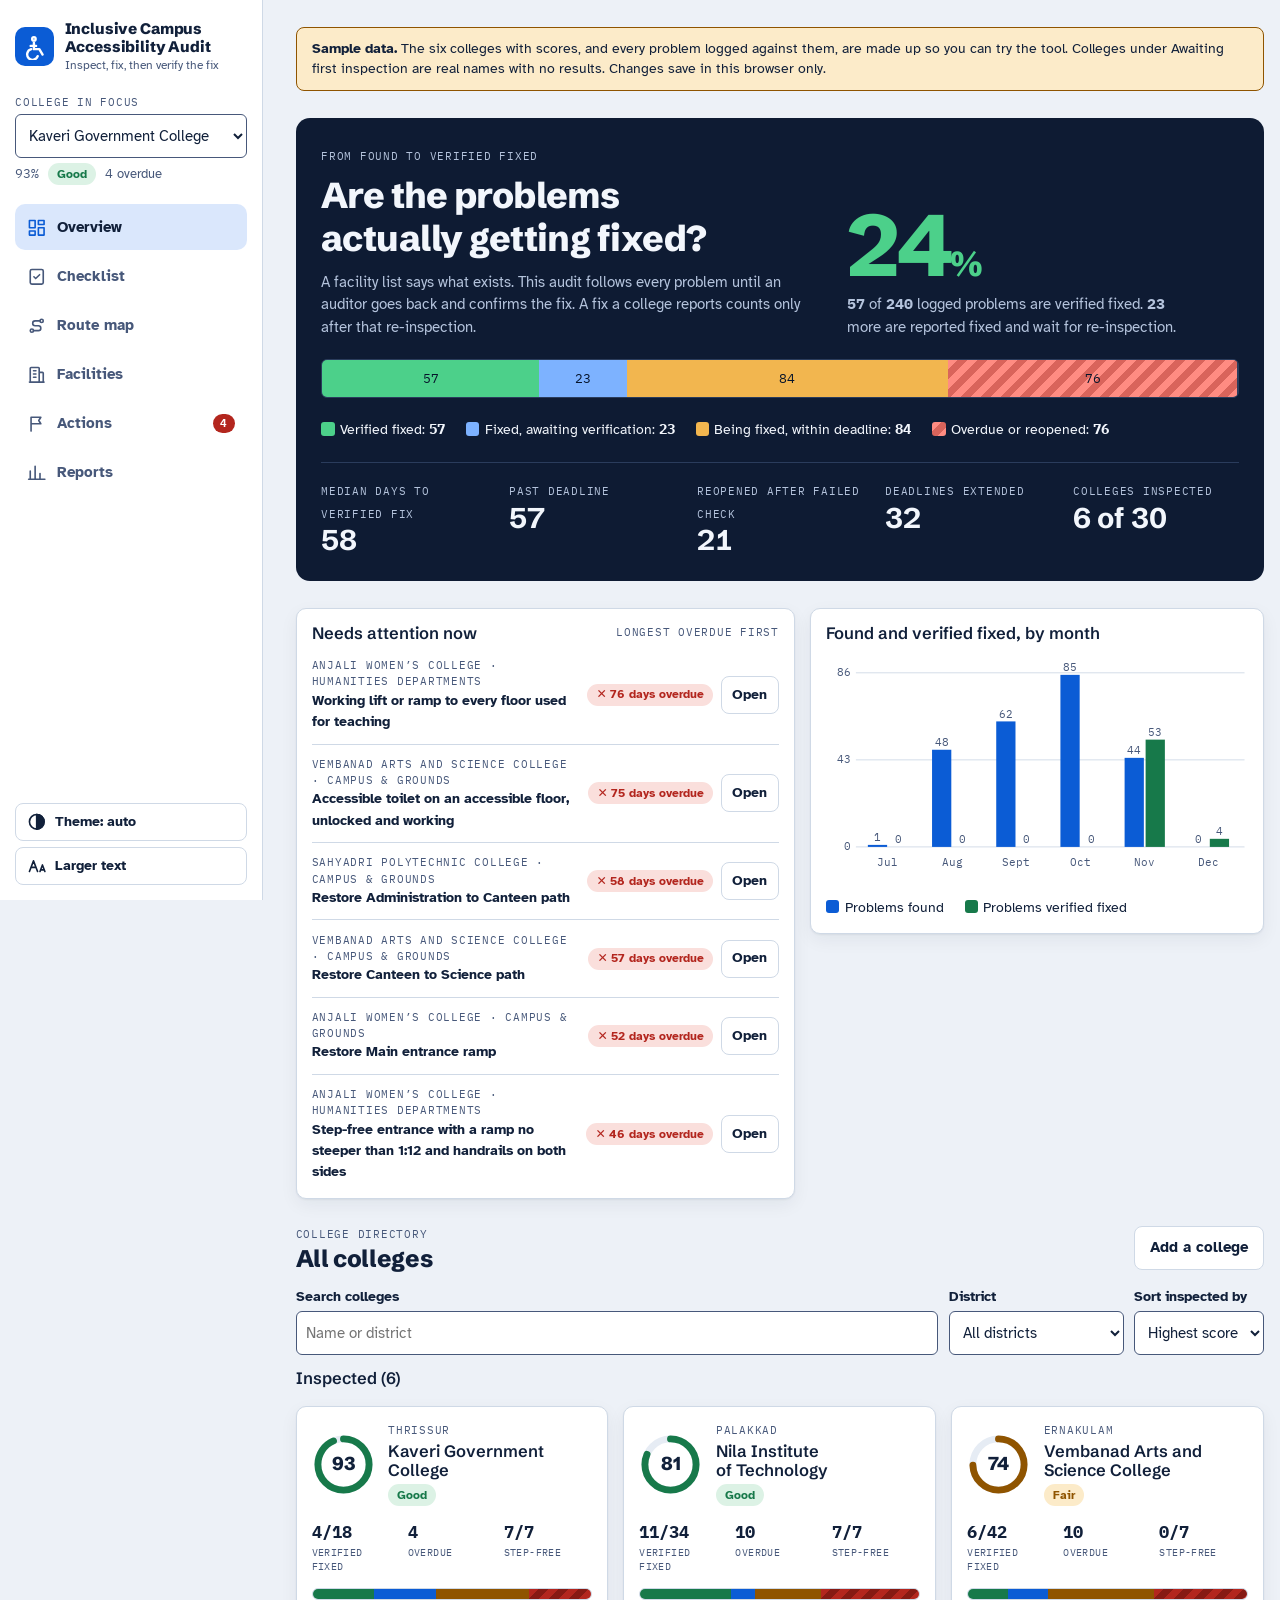
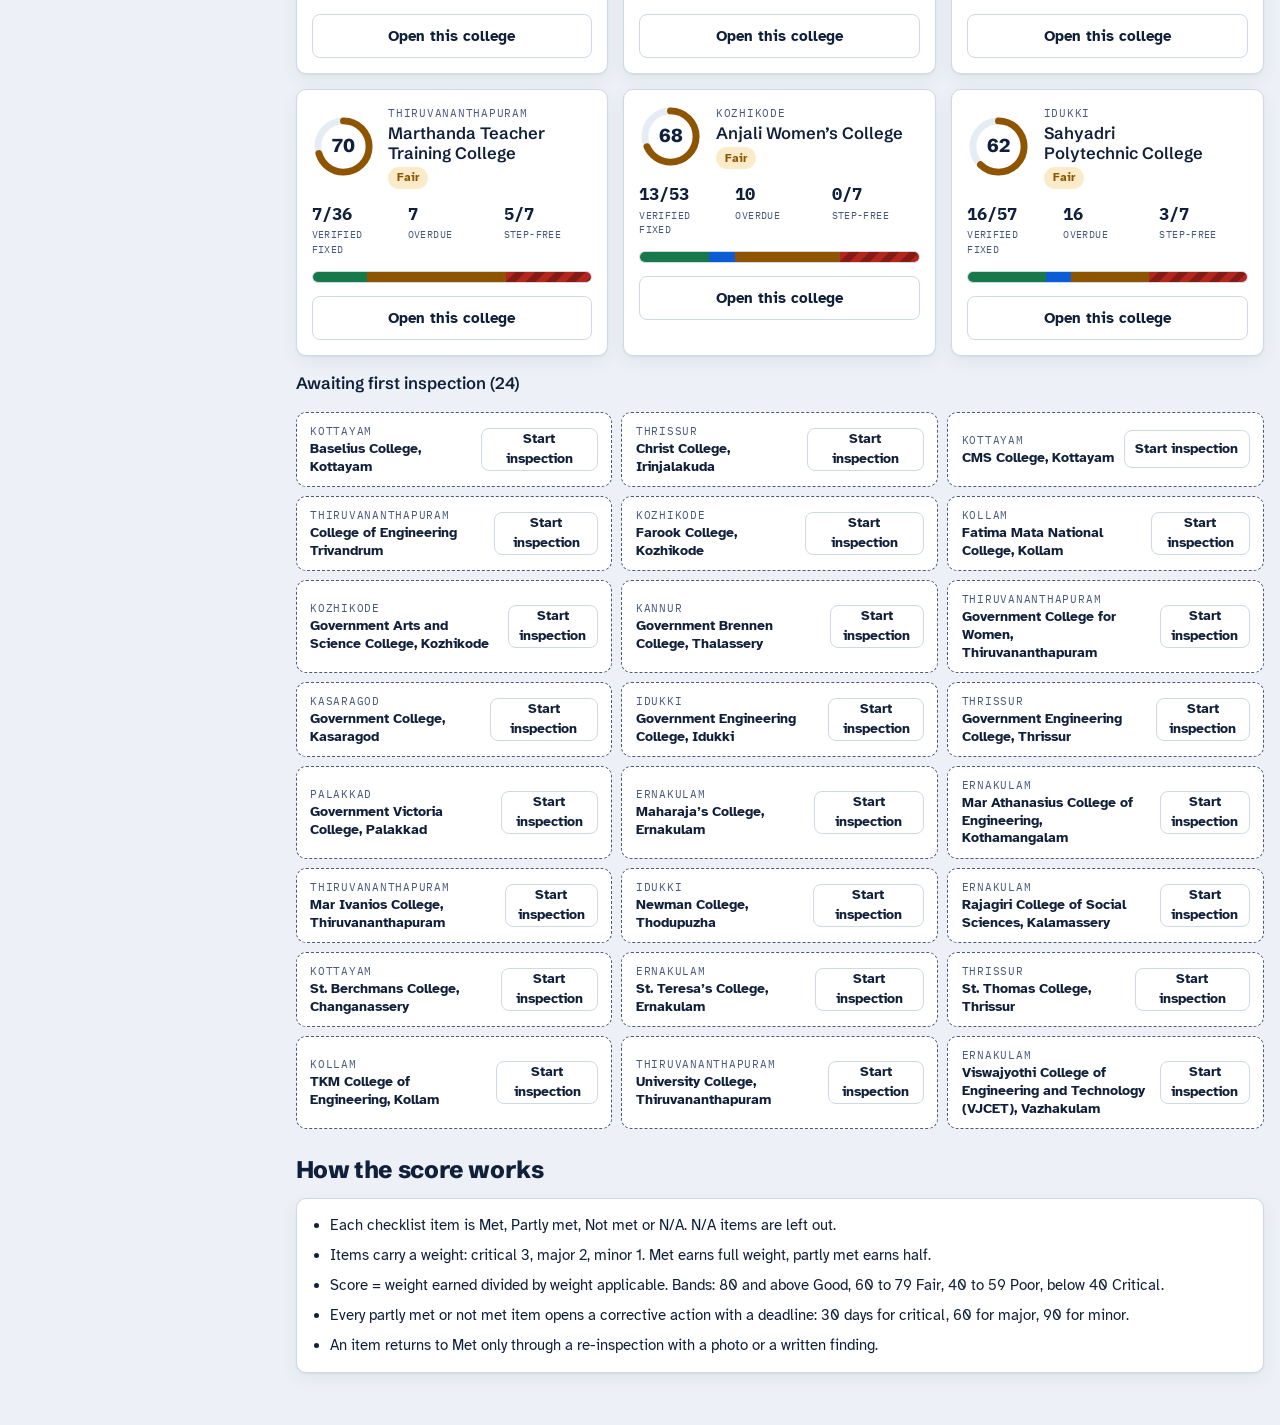
<file: index.html>
<!doctype html>
<html lang="en">
<head>
<meta charset="utf-8">
<meta name="viewport" content="width=device-width, initial-scale=1, viewport-fit=cover">
<title>Inclusive Campus Accessibility Audit</title>
<link rel="preconnect" href="https://fonts.googleapis.com">
<link rel="preconnect" href="https://fonts.gstatic.com" crossorigin>
<link href="https://fonts.googleapis.com/css2?family=Atkinson+Hyperlegible:wght@400;700&family=IBM+Plex+Mono:wght@400;500&family=Schibsted+Grotesk:wght@600;800&display=swap" rel="stylesheet">
<link rel="stylesheet" href="styles.css">
</head>
<body>
<svg width="0" height="0" style="position:absolute" aria-hidden="true" focusable="false">
  <symbol id="i-overview" viewBox="0 0 24 24"><path d="M3 3h7v9H3zM14 3h7v5h-7zM14 12h7v9h-7zM3 16h7v5H3z"/></symbol>
  <symbol id="i-audit" viewBox="0 0 24 24"><rect x="4" y="3" width="16" height="18" rx="2"/><path d="M8.5 12l2.2 2.2L15.5 9.5"/></symbol>
  <symbol id="i-map" viewBox="0 0 24 24"><circle cx="6" cy="18" r="2"/><circle cx="18" cy="6" r="2"/><path d="M8 18h6a3 3 0 0 0 0-6h-4a3 3 0 0 1 0-6h6"/></symbol>
  <symbol id="i-facilities" viewBox="0 0 24 24"><path d="M4 21V4a1 1 0 0 1 1-1h9a1 1 0 0 1 1 1v17M15 9h4a1 1 0 0 1 1 1v11M3 21h18M8 7h3M8 11h3M8 15h3"/></symbol>
  <symbol id="i-actions" viewBox="0 0 24 24"><path d="M5 21V4M5 4h12l-2.5 4L17 12H5"/></symbol>
  <symbol id="i-reports" viewBox="0 0 24 24"><path d="M4 20V10M10 20V4M16 20v-7M2 20h20"/></symbol>
  <symbol id="i-theme" viewBox="0 0 24 24"><circle cx="12" cy="12" r="9"/><path d="M12 3v18" /><path d="M12 3a9 9 0 0 1 0 18z" fill="currentColor"/></symbol>
  <symbol id="i-text" viewBox="0 0 24 24"><path d="M3 19l5-13 5 13M5 14h6M16 19l3-8 3 8M17 17h4"/></symbol>
  <symbol id="i-search" viewBox="0 0 24 24"><circle cx="11" cy="11" r="7"/><path d="M20 20l-4-4"/></symbol>
</svg>
<a class="skip" href="#content">Skip to content</a>
<div class="shell">
  <aside class="side">
    <div class="top">
      <div class="brand">
        <span class="brand-mark" aria-hidden="true">
          <svg width="26" height="26" viewBox="0 0 24 24" fill="none" stroke="currentColor" stroke-width="2.2" stroke-linecap="round" stroke-linejoin="round"><circle cx="11" cy="4.5" r="1.6"/><path d="M11 8v6h5l3 5"/><path d="M8 11h5"/><path d="M8.5 14a5 5 0 1 0 6 6.5"/></svg>
        </span>
        <div><h1>Inclusive Campus Accessibility Audit</h1><p>Inspect, fix, then verify the fix</p></div>
      </div>
      <div class="tools">
        <button class="btn sm" type="button" id="themeBtn" data-act="theme" title="Change theme"><svg class="ic" aria-hidden="true"><use href="#i-theme"/></svg><span class="tt">Theme: auto</span></button>
        <button class="btn sm" type="button" id="sizeBtn" data-act="size" aria-pressed="false" title="Larger text"><svg class="ic" aria-hidden="true"><use href="#i-text"/></svg><span class="tt">Larger text</span></button>
      </div>
    </div>
    <div class="pick"><label class="lbl" for="collegeSel">College in focus</label><select id="collegeSel" data-chg="college"></select><div class="ctx" id="ctx"></div></div>
    <nav class="tabs" id="tabs" aria-label="Sections"></nav>
  </aside>
  <main class="main" id="content" tabindex="-1"><div id="app"></div></main>
</div>
<div id="toast" role="status" aria-live="polite" hidden></div>
<script src="app.js"></script>
</body>
</html>
</file>
<file: styles.css>
/* Layout: desktop has a fixed left rail (brand, college picker, section nav) and a wide content column.
   Phone collapses the rail into a top bar with a sticky scrolling tab strip.
   Overview leads with a dark "found to verified fixed" panel, then needs-attention and a searchable college directory.
   Fonts: Atkinson Hyperlegible for text (built for low-vision readers), Schibsted Grotesk for headings, Plex Mono for figures. */
:root{
  --bg:#EDF1F7; --surface:#FFFFFF; --surface-2:#E6ECF4; --ink:#11203A; --ink-2:#47587A; --line:#CFD9E6;
  --accent:#0B5CD5; --accent-ink:#FFFFFF; --accent-soft:#DAE7FC;
  --ok:#17794A; --ok-soft:#DCF2E5; --warn:#8F5400; --warn-soft:#FCEBC9; --bad:#B3261E; --bad-soft:#FADFDC; --bad-hatch:#861A14;
  --na:#55627A; --na-soft:#E3E8F0; --on-fill:#FFFFFF; --focus:#0B5CD5;
  --hero-bg:#0E1B33; --hero-ink:#F2F6FC; --hero-ink2:#B4C3DC; --hero-line:#2A3C5C;
  --h-ok:#4CD08A; --h-acc:#7DB2FF; --h-warn:#F2B64F; --h-bad:#FF8C82; --h-bad2:#D9645B; --h-on:#06142B;
  --sh:0 1px 2px rgba(17,32,58,.06),0 6px 18px rgba(17,32,58,.06);
  --f-display:'Schibsted Grotesk','Atkinson Hyperlegible',system-ui,sans-serif;
  --f-body:'Atkinson Hyperlegible',system-ui,-apple-system,'Segoe UI',sans-serif;
  --f-mono:'IBM Plex Mono',ui-monospace,Menlo,monospace;
}
@media (prefers-color-scheme: dark){
  :root:not([data-theme="light"]){
    --bg:#0B1322; --surface:#131E33; --surface-2:#1A2A46; --ink:#E7EEF9; --ink-2:#9DB0CE; --line:#2A3C5C;
    --accent:#6FA9FF; --accent-ink:#06142B; --accent-soft:#1B3459;
    --ok:#62D393; --ok-soft:#12372A; --warn:#F2B64F; --warn-soft:#3B2E10; --bad:#FF8C82; --bad-soft:#431A1C; --bad-hatch:#D9645B;
    --na:#9CA9BF; --na-soft:#222F46; --on-fill:#06142B; --focus:#8DBAFF;
    --hero-bg:#16284A; --hero-line:#2F4670; --sh:0 0 0 1px rgba(255,255,255,.04); color-scheme:dark;
  }
}
:root[data-theme="dark"]{
  --bg:#0B1322; --surface:#131E33; --surface-2:#1A2A46; --ink:#E7EEF9; --ink-2:#9DB0CE; --line:#2A3C5C;
  --accent:#6FA9FF; --accent-ink:#06142B; --accent-soft:#1B3459;
  --ok:#62D393; --ok-soft:#12372A; --warn:#F2B64F; --warn-soft:#3B2E10; --bad:#FF8C82; --bad-soft:#431A1C; --bad-hatch:#D9645B;
  --na:#9CA9BF; --na-soft:#222F46; --on-fill:#06142B; --focus:#8DBAFF;
  --hero-bg:#16284A; --hero-line:#2F4670; --sh:0 0 0 1px rgba(255,255,255,.04); color-scheme:dark;
}
*{box-sizing:border-box}
html{font-size:15px}
:root[data-size="large"]{font-size:19px}
body{background:var(--bg);color:var(--ink);font-family:var(--f-body);font-size:1rem;line-height:1.5;margin:0}
body::before{content:"";position:fixed;inset:0 0 auto;height:env(safe-area-inset-top,0px);z-index:30;background:var(--surface)}
h1,h2,h3,h4{font-family:var(--f-display);line-height:1.2;margin:0;text-wrap:balance}
h2{font-size:1.6rem;font-weight:800;letter-spacing:-.015em}
h3{font-size:1.1rem;font-weight:600}
h4{font-size:.95rem;font-weight:600}
p{margin:0}
a{color:var(--accent)}
:focus-visible{outline:3px solid var(--focus);outline-offset:2px;border-radius:4px}
.skip{position:absolute;left:-999px;top:0;background:var(--accent);color:var(--accent-ink);padding:.6rem 1rem;z-index:50}
.skip:focus{left:8px;top:8px}
.mut{color:var(--ink-2)}
.mono{font-family:var(--f-mono);font-variant-numeric:tabular-nums}
.lbl{font-family:var(--f-mono);font-size:.72rem;letter-spacing:.07em;text-transform:uppercase;color:var(--ink-2)}
.ic{width:1.3rem;height:1.3rem;fill:none;stroke:currentColor;stroke-width:2;stroke-linecap:round;stroke-linejoin:round;flex:none}

/* shell */
.shell{display:grid;grid-template-columns:17.5rem minmax(0,1fr);min-height:100%}
.side{position:sticky;top:0;align-self:start;height:100vh;overflow-y:auto;background:var(--surface);border-right:1px solid var(--line);
  padding:1.3rem 1rem 1rem max(1rem,env(safe-area-inset-left,0px));display:flex;flex-direction:column;gap:1.3rem}
.top{display:contents}
.brand{display:flex;gap:.7rem;align-items:center;min-width:0;order:1}
.brand-mark{flex:none;width:2.6rem;height:2.6rem;border-radius:10px;background:var(--accent);color:var(--accent-ink);display:grid;place-items:center}
.brand h1{font-size:1.02rem;font-weight:800;letter-spacing:-.01em}
.brand p{font-size:.8rem;color:var(--ink-2)}
.pick{order:2;display:flex;flex-direction:column;gap:.3rem;min-width:0}
.pick select{width:100%}
.ctx{display:flex;flex-wrap:wrap;gap:.3rem .6rem;align-items:center;font-size:.88rem;color:var(--ink-2)}
.tabs{order:3;display:flex;flex-direction:column;gap:.2rem}
.tabs a{display:flex;align-items:center;gap:.7rem;min-height:46px;padding:0 .8rem;border-radius:10px;color:var(--ink-2);text-decoration:none;font-weight:700}
.tabs a:hover{background:var(--surface-2);color:var(--ink)}
.tabs a[aria-current="page"]{background:var(--accent-soft);color:var(--ink)}
.tabs a[aria-current="page"] .ic{color:var(--accent)}
.count{margin-left:auto;font-family:var(--f-mono);font-size:.75rem;background:var(--bad);color:var(--on-fill);border-radius:99px;padding:.05rem .5rem}
.tools{order:9;margin-top:auto;display:flex;flex-direction:column;gap:.4rem}
.tools .btn{justify-content:flex-start;gap:.6rem}
.main{padding:1.8rem max(16px,env(safe-area-inset-right,0px)) 3.5rem 2.2rem;min-width:0;max-width:1220px}
#app{display:flex;flex-direction:column;gap:1.8rem}
.sec{display:flex;flex-direction:column;gap:.9rem}
.pg{display:flex;flex-direction:column;gap:.2rem}

/* components */
.card{background:var(--surface);border:1px solid var(--line);border-radius:10px;padding:1rem;box-shadow:var(--sh)}
.row{display:flex;flex-wrap:wrap;gap:.6rem;align-items:center}
.rowb{display:flex;flex-wrap:wrap;gap:.6rem 1rem;align-items:flex-start;justify-content:space-between}
.grid{display:grid;gap:1rem;grid-template-columns:repeat(auto-fill,minmax(min(100%,19rem),1fr))}
.stack{display:flex;flex-direction:column;gap:.8rem}
.two{display:grid;gap:1rem;grid-template-columns:minmax(0,1.1fr) minmax(0,1fr);align-items:start}
.btn{min-height:44px;padding:0 1rem;border-radius:8px;border:1px solid var(--line);background:var(--surface);color:var(--ink);font:inherit;font-weight:700;cursor:pointer;display:inline-flex;align-items:center;justify-content:center;gap:.4rem;text-align:center}
.btn:hover{background:var(--surface-2)}
.btn.primary{background:var(--accent);border-color:var(--accent);color:var(--accent-ink)}
.btn.primary:hover{filter:brightness(1.08)}
.btn.danger{color:var(--bad);border-color:var(--bad)}
.btn.sm{min-height:38px;padding:0 .7rem;font-size:.9rem}
.btn[disabled]{opacity:.5;cursor:not-allowed}
input,select,textarea{font:inherit;color:var(--ink);background:var(--surface);border:1px solid var(--ink-2);border-radius:6px;min-height:44px;padding:.35rem .6rem;max-width:100%}
textarea{width:100%;min-height:4.2rem;resize:vertical}
input[type=number]{width:5.5rem}
.field{display:flex;flex-direction:column;gap:.25rem;min-width:0}
.field label{font-weight:700;font-size:.9rem}
.pill{display:inline-flex;align-items:center;gap:.3em;font-size:.82rem;font-weight:700;padding:.12rem .6rem;border-radius:99px;white-space:nowrap}
.t-ok{background:var(--ok-soft);color:var(--ok)}
.t-warn{background:var(--warn-soft);color:var(--warn)}
.t-bad{background:var(--bad-soft);color:var(--bad)}
.t-na{background:var(--na-soft);color:var(--na)}
.t-acc{background:var(--accent-soft);color:var(--accent)}
.chips{display:flex;flex-wrap:wrap;gap:.5rem}
.chip{min-height:44px;padding:.3rem .9rem;border-radius:99px;border:1px solid var(--line);background:var(--surface);color:var(--ink);font:inherit;font-weight:700;cursor:pointer;display:inline-flex;gap:.5rem;align-items:center}
.chip:hover{background:var(--surface-2)}
.chip[aria-pressed="true"]{background:var(--ink);color:var(--bg);border-color:var(--ink)}
.chip .mono{font-size:.8rem;font-weight:500}
.banner{background:var(--warn-soft);color:var(--ink);border:1px solid var(--warn);border-radius:8px;padding:.7rem 1rem;font-size:.92rem}
.fun{display:flex;height:2.6rem;border-radius:6px;overflow:hidden;border:1px solid var(--line);background:var(--surface-2)}
.fun.sm{height:.8rem}
.fun>span{display:grid;place-items:center;color:var(--on-fill);font-family:var(--f-mono);font-size:.85rem;min-width:0;overflow:hidden}
.s-ok{background:var(--ok)}.s-acc{background:var(--accent)}.s-warn{background:var(--warn)}
.s-bad{background:repeating-linear-gradient(135deg,var(--bad) 0 7px,var(--bad-hatch) 7px 14px)}
.legend{display:flex;flex-wrap:wrap;gap:.5rem 1.4rem;font-size:.9rem}
.legend i{display:inline-block;width:.9rem;height:.9rem;border-radius:3px;margin-right:.35rem;vertical-align:-.1rem}
.meter{height:.7rem;border-radius:99px;background:var(--surface-2);overflow:hidden}
.meter i{display:block;height:100%;border-radius:99px}
.m-ok{background:var(--ok)}.m-warn{background:var(--warn)}.m-bad{background:var(--bad)}.m-na{background:var(--na)}
.score{font-family:var(--f-display);font-weight:800;font-size:2.4rem;line-height:1}
.score small{font-size:1rem;color:var(--ink-2)}
.kv{display:grid;grid-template-columns:auto 1fr;gap:.25rem 1rem;margin:0;font-size:.92rem}
.kv dt{color:var(--ink-2)}.kv dd{margin:0;text-align:right;font-weight:700}
.big{display:flex;flex-wrap:wrap;gap:1rem 2.2rem}
.big div{min-width:8rem}
.big b{display:block;font-family:var(--f-display);font-size:1.8rem;line-height:1.1}
.seg{display:inline-flex;border:1px solid var(--ink-2);border-radius:8px;overflow:hidden;flex-wrap:nowrap}
.seg button{min-height:44px;padding:0 .8rem;background:var(--surface);color:var(--ink);border:0;border-right:1px solid var(--line);font:inherit;font-weight:700;cursor:pointer;display:inline-flex;align-items:center;gap:.3rem}
.seg button:last-child{border-right:0}
.seg button:hover{background:var(--surface-2)}
.seg button[aria-checked="true"].c{background:var(--ok);color:var(--on-fill)}
.seg button[aria-checked="true"].p{background:var(--warn);color:var(--on-fill)}
.seg button[aria-checked="true"].n{background:var(--bad);color:var(--on-fill)}
.seg button[aria-checked="true"].na{background:var(--na);color:var(--on-fill)}
.seg button:focus-visible{outline-offset:-3px}
.item{display:flex;flex-direction:column;gap:.7rem}
.item .top2{display:flex;flex-wrap:wrap;gap:.7rem 1rem;justify-content:space-between;align-items:flex-start}
.item .hd{display:flex;gap:.8rem;align-items:flex-start;flex:1 1 20rem;min-width:0}
.item .hd p{font-weight:700;min-width:0}
.ico{flex:none;width:2.3rem;height:2.3rem;border-radius:50%;display:grid;place-items:center;font-weight:800;font-size:1.05rem}
.thumb{display:block;width:9rem;max-width:100%;border-radius:6px;border:1px solid var(--line)}
.file{position:absolute;opacity:0;width:1px;height:1px;overflow:hidden}
label.btn:focus-within{outline:3px solid var(--focus);outline-offset:2px}
.scroll{overflow-x:auto}
table{border-collapse:collapse;width:100%;font-size:.93rem}
th,td{padding:.55rem .7rem;text-align:left;border-bottom:1px solid var(--line);vertical-align:middle}
th{font-family:var(--f-mono);font-size:.72rem;letter-spacing:.06em;text-transform:uppercase;color:var(--ink-2);font-weight:500;white-space:nowrap}
td.num,th.num{text-align:right}
.heat td.h{text-align:center;font-family:var(--f-mono);font-weight:500;min-width:5.2rem}
.stepper{display:grid;grid-template-columns:repeat(4,1fr);gap:.3rem;list-style:none;margin:0;padding:0}
.stepper li{border-top:5px solid var(--line);padding-top:.3rem;font-size:.82rem;color:var(--ink-2)}
.stepper li.done{border-top-color:var(--ok);color:var(--ink)}
.stepper li.cur{border-top-color:var(--accent);color:var(--ink);font-weight:700}
.stepper li.bad{border-top-color:var(--bad);color:var(--bad);font-weight:700}
.verify{background:var(--accent-soft);border-radius:8px;padding:.9rem;display:flex;flex-direction:column;gap:.7rem}
details summary{cursor:pointer;font-weight:700;min-height:36px;display:flex;align-items:center}
.hist{margin:.3rem 0 0;padding-left:1.1rem;font-size:.9rem}
.hist li{margin:.2rem 0}
.mapbox{overflow-x:auto;background:var(--surface);border:1px solid var(--line);border-radius:10px;box-shadow:var(--sh)}
.mapbox svg{display:block;min-width:600px;width:100%;height:auto}
.mapbox text{font-family:var(--f-body)}
.n-clean{fill:var(--ok-soft);stroke:var(--ok)}.n-caution{fill:var(--warn-soft);stroke:var(--warn)}
.n-none{fill:var(--bad-soft);stroke:var(--bad)}.n-start{fill:var(--accent-soft);stroke:var(--accent)}
.e-ok{stroke:var(--ok)}.e-partial{stroke:var(--warn)}.e-blocked{stroke:var(--bad)}.e-unchecked{stroke:var(--na)}
.tx{fill:var(--ink)}.tx2{fill:var(--ink-2)}
.chart text{fill:var(--ink-2);font-family:var(--f-mono);font-size:12px}
.chart .gl{stroke:var(--line)}
.chart .b1{fill:var(--accent)}.chart .b2{fill:var(--ok)}
#toast{position:fixed;left:50%;transform:translateX(-50%);bottom:calc(1rem + env(safe-area-inset-bottom,0px));background:var(--ink);color:var(--bg);padding:.7rem 1.1rem;border-radius:8px;z-index:60;max-width:min(92vw,30rem);font-weight:700}
.foot{font-size:.85rem;color:var(--ink-2);display:flex;flex-direction:column;gap:.6rem;padding-top:1rem;border-top:1px solid var(--line)}
.list-sp{display:flex;flex-direction:column;gap:.5rem;margin:0;padding-left:1.2rem}

/* overview hero */
.hero{background:var(--hero-bg);color:var(--hero-ink);border-radius:14px;padding:1.7rem;display:flex;flex-direction:column;gap:1.4rem}
.hero .lbl{color:var(--hero-ink2)}
.hero h2{font-size:clamp(1.6rem,3.4vw,2.4rem);max-width:20ch}
.hero .lead{color:var(--hero-ink2);max-width:52ch;margin-top:.7rem}
.hero-top{display:grid;grid-template-columns:minmax(0,1.25fr) minmax(0,1fr);gap:1.5rem 2.5rem;align-items:end}
.rate{font-family:var(--f-display);font-weight:800;font-size:clamp(3.6rem,9vw,5.8rem);line-height:.9;color:var(--h-ok);letter-spacing:-.03em}
.rate small{font-size:.4em;letter-spacing:0}
.rate-box p{color:var(--hero-ink2);margin-top:.6rem;max-width:34ch}
.hero .fun{border-color:var(--hero-line);background:var(--hero-line)}
.hero .fun>span{color:var(--h-on)}
.hero .s-ok{background:var(--h-ok)}.hero .s-acc{background:var(--h-acc)}.hero .s-warn{background:var(--h-warn)}
.hero .s-bad{background:repeating-linear-gradient(135deg,var(--h-bad) 0 7px,var(--h-bad2) 7px 14px)}
.hero .legend{color:var(--hero-ink)}
.hstats{display:grid;grid-template-columns:repeat(auto-fit,minmax(9rem,1fr));gap:1rem 1.5rem;padding-top:1.1rem;border-top:1px solid var(--hero-line)}
.hstats b{display:block;font-family:var(--f-display);font-size:1.9rem;line-height:1.1}

.att-l{list-style:none;margin:0;padding:0}
.att{display:flex;flex-wrap:wrap;gap:.5rem 1rem;justify-content:space-between;align-items:center;padding:.75rem 0;border-bottom:1px solid var(--line)}
.att:first-child{padding-top:0}
.att:last-child{border-bottom:0;padding-bottom:0}
.att>div:first-child{flex:1 1 15rem;min-width:0}
.att p:last-child{font-weight:700;font-size:.95rem}
.att-r{display:flex;gap:.5rem;align-items:center;flex-wrap:wrap}

/* college directory */
.tb{display:flex;flex-wrap:wrap;gap:.7rem;align-items:flex-end}
.tb .search{flex:1 1 15rem}
.tb .search input{width:100%}
.cc{display:flex;flex-direction:column;gap:.9rem}
.cc-top{display:flex;gap:.9rem;align-items:center}
.cc-top>div{min-width:0;display:flex;flex-direction:column;gap:.2rem;align-items:flex-start}
.ring{width:4.2rem;height:4.2rem;flex:none}
.ring .rt{fill:var(--ink);font-family:var(--f-display);font-weight:800;font-size:19px}
.ms{display:grid;grid-template-columns:repeat(3,1fr);gap:.5rem}
.ms div{display:flex;flex-direction:column;gap:.1rem;min-width:0}
.ms b{font-size:1.1rem}
.ms .lbl{font-size:.64rem;letter-spacing:.04em}
.pgrid{display:grid;gap:.6rem;grid-template-columns:repeat(auto-fill,minmax(min(100%,18rem),1fr))}
.pc{display:flex;gap:.6rem;justify-content:space-between;align-items:center;padding:.7rem .9rem;border:1px dashed var(--ink-2);border-radius:10px;background:var(--surface)}
.pc>div{min-width:0}
.pc p:last-child{font-weight:700;font-size:.92rem;line-height:1.3}

/* map */
.mapctl{display:grid;grid-template-columns:minmax(0,18rem) minmax(0,1fr);gap:1rem 1.5rem;align-items:start}

@media (max-width:1000px){
  .two,.hero-top,.mapctl{grid-template-columns:minmax(0,1fr)}
}
@media (max-width:900px){
  .shell{display:flex;flex-direction:column}
  .side{display:contents}
  .top{display:flex;order:1;align-items:center;justify-content:space-between;gap:.6rem;background:var(--surface);
    padding:calc(.8rem + env(safe-area-inset-top,0px)) max(16px,env(safe-area-inset-right,0px)) .6rem max(16px,env(safe-area-inset-left,0px))}
  .brand h1{font-size:1rem}
  .brand p{display:none}
  .tools{order:2;margin:0;flex-direction:row;gap:.4rem;flex:none}
  .tools .btn{padding:0;width:44px}
  .tools .tt{display:none}
  .pick{background:var(--surface);padding:0 max(16px,env(safe-area-inset-right,0px)) .8rem max(16px,env(safe-area-inset-left,0px))}
  .tabs{position:sticky;top:env(safe-area-inset-top,0px);z-index:20;flex-direction:row;gap:.2rem;overflow-x:auto;background:var(--surface);border-bottom:1px solid var(--line);
    padding:.35rem max(8px,env(safe-area-inset-right,0px)) .35rem max(8px,env(safe-area-inset-left,0px))}
  .tabs a{flex:none;padding:0 .8rem}
  .main{order:4;padding:1.3rem max(16px,env(safe-area-inset-right,0px)) 3rem max(16px,env(safe-area-inset-left,0px))}
  .zonechips{flex-wrap:nowrap;overflow-x:auto;padding-bottom:.3rem}
  .zonechips .chip{flex:none}
}
@media (max-width:560px){
  h2{font-size:1.35rem}
  .score{font-size:2rem}
  .seg button{padding:0 .55rem}
  .hero{padding:1.2rem}
  .brand h1{font-size:.92rem}
}
@media (prefers-reduced-motion: no-preference){
  .meter i,.fun>span{transition:width .4s ease}
}
</file>
